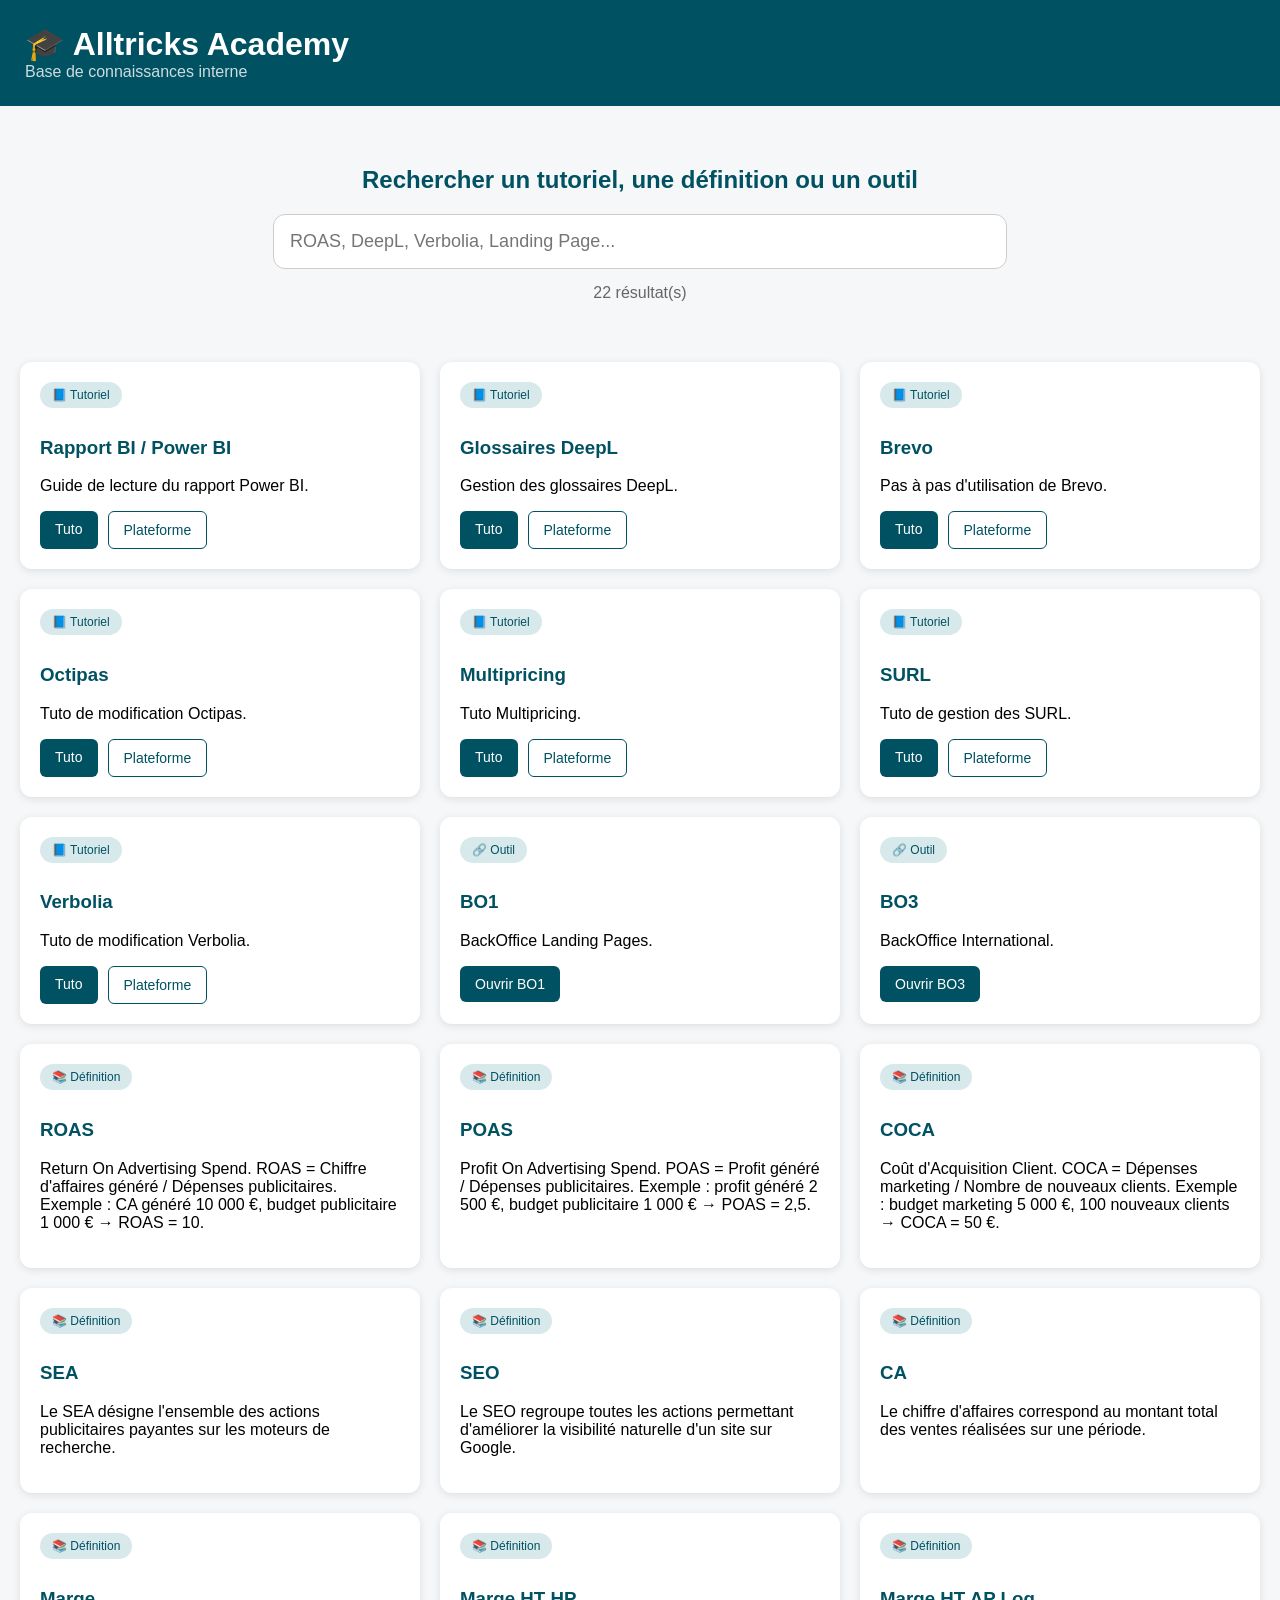
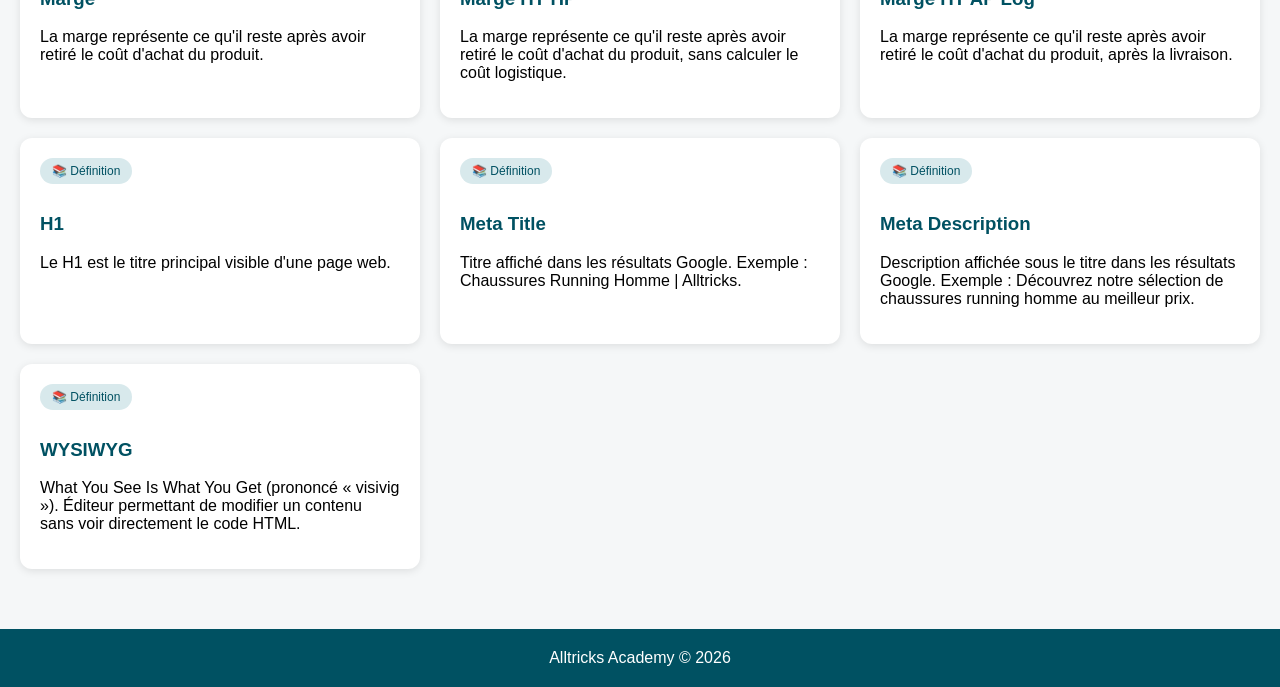
<file: index.html>
<!DOCTYPE html>
<html lang="fr">
<head>
<meta charset="UTF-8">
<meta name="viewport" content="width=device-width, initial-scale=1.0">
<title>Alltricks Academy</title>
<link rel="stylesheet" href="style.css">
</head>
<body>
<header>
    <div class="logo">
        🎓 Alltricks Academy
    </div>
    <div class="subtitle">
        Base de connaissances interne
    </div>
</header>
<section class="hero">
<h1>Rechercher un tutoriel, une définition ou un outil</h1>
<input
type="text"
id="search"
placeholder="ROAS, DeepL, Verbolia, Landing Page..."
>
<div id="counter"></div>
</section>
<div id="cards" class="cards"></div>
<footer>
Alltricks Academy © 2026
</footer>
<script src="academy.js"></script>
</body>
</html>
</file>
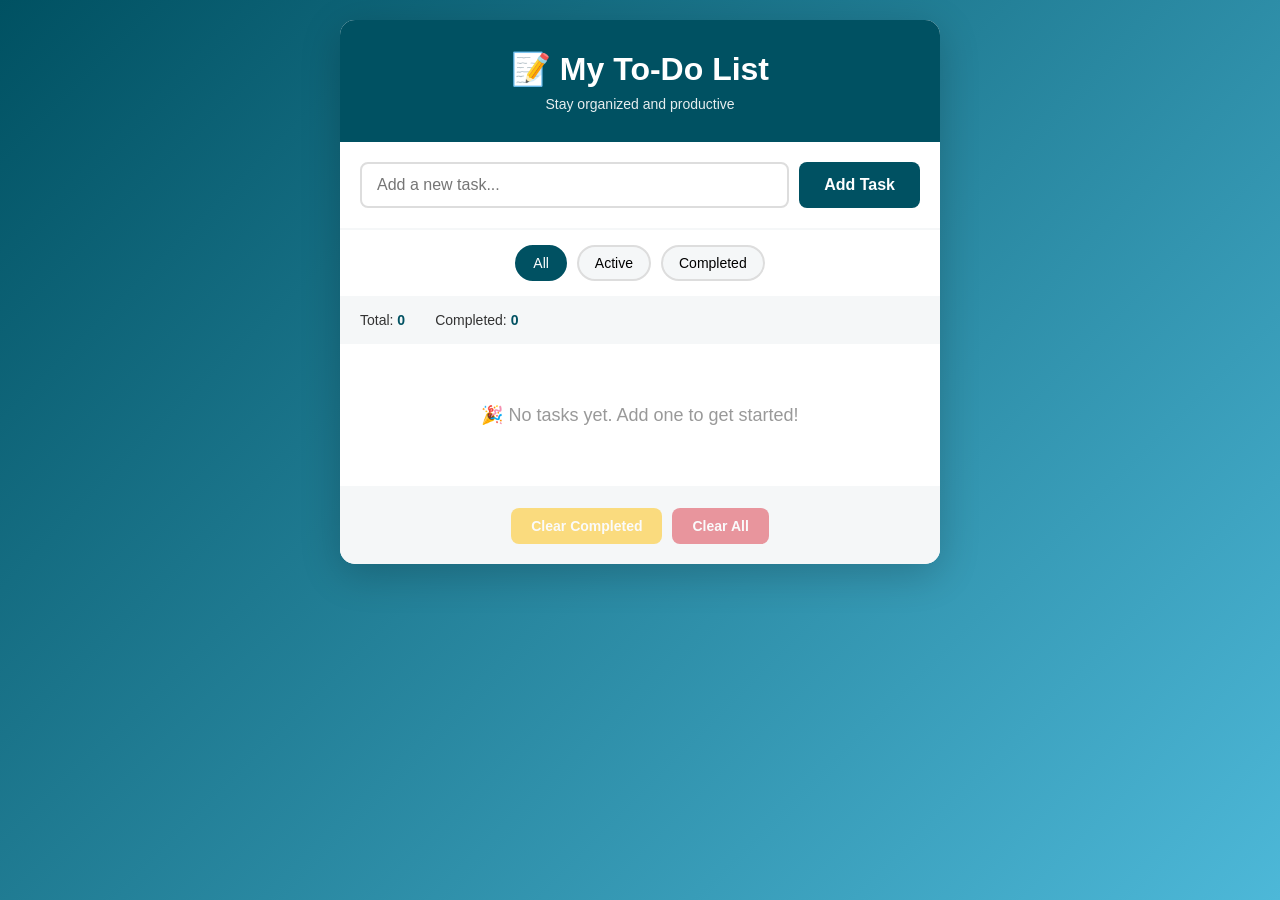
<file: todo.html>
<!DOCTYPE html>
<html lang="en">
<head>
    <meta charset="UTF-8">
    <meta name="viewport" content="width=device-width, initial-scale=1.0">
    <title>To-Do List App</title>
    <link rel="stylesheet" href="todo-style.css">
</head>
<body>
    <div class="container">
        <div class="todo-app">
            <header>
                <h1>📝 My To-Do List</h1>
                <p class="subtitle">Stay organized and productive</p>
            </header>

            <div class="input-section">
                <input 
                    type="text" 
                    id="todoInput" 
                    placeholder="Add a new task..."
                    class="input-field"
                >
                <button id="addBtn" class="add-btn">Add Task</button>
            </div>

            <div class="filter-section">
                <button class="filter-btn active" data-filter="all">All</button>
                <button class="filter-btn" data-filter="active">Active</button>
                <button class="filter-btn" data-filter="completed">Completed</button>
            </div>

            <div class="stats">
                <span>Total: <strong id="totalCount">0</strong></span>
                <span>Completed: <strong id="completedCount">0</strong></span>
            </div>

            <ul id="todoList" class="todo-list"></ul>

            <div class="empty-state" id="emptyState">
                <p>🎉 No tasks yet. Add one to get started!</p>
            </div>

            <div class="actions">
                <button id="clearCompletedBtn" class="clear-btn">Clear Completed</button>
                <button id="clearAllBtn" class="clear-all-btn">Clear All</button>
            </div>
        </div>
    </div>

    <script src="todo.js"></script>
</body>
</html>
</file>
<file: style.css>
:root{
    --primary:#005162;
    --bg:#f5f7f8;
}
body{
    margin:0;
    background:var(--bg);
    font-family:"Segoe UI",sans-serif;
}
header{
    background:var(--primary);
    color:white;
    padding:25px;
}
.logo{
    font-size:32px;
    font-weight:bold;
}
.subtitle{
    opacity:.8;
}
.hero{
    text-align:center;
    padding:40px;
}
.hero h1{
    color:var(--primary);
}
#search{
    width:80%;
    max-width:700px;
    padding:16px;
    font-size:18px;
    border-radius:12px;
    border:1px solid #ccc;
}
#counter{
    margin-top:15px;
    color:#666;
}
.cards{
    display:grid;
    grid-template-columns:repeat(auto-fill,minmax(350px,1fr));
    gap:20px;
    padding:20px;
}
.card{
    background:white;
    padding:20px;
    border-radius:12px;
    box-shadow:0 2px 8px rgba(0,0,0,.1);
}
.card h3{
    color:var(--primary);
}
.badge{
    display:inline-block;
    background:#d8e9ec;
    color:var(--primary);
    padding:6px 12px;
    border-radius:25px;
    font-size:12px;
    margin-bottom:10px;
}
.card-actions{
    display:flex;
    flex-wrap:wrap;
    gap:10px;
    margin-top:10px;
}
.btn{
    display:inline-block;
    padding:10px 15px;
    background:var(--primary);
    color:white;
    text-decoration:none;
    border-radius:6px;
    font-size:14px;
}
.btn-alt{
    background:white;
    color:var(--primary);
    border:1px solid var(--primary);
}
footer{
    margin-top:40px;
    background:var(--primary);
    color:white;
    text-align:center;
    padding:20px;
}
</file>
<file: todo-style.css>
:root {
    --primary: #005162;
    --secondary: #4db8d8;
    --success: #28a745;
    --danger: #dc3545;
    --warning: #ffc107;
    --light: #f5f7f8;
    --dark: #333;
    --border: #ddd;
}

* {
    margin: 0;
    padding: 0;
    box-sizing: border-box;
}

body {
    font-family: 'Segoe UI', Tahoma, Geneva, Verdana, sans-serif;
    background: linear-gradient(135deg, var(--primary) 0%, var(--secondary) 100%);
    min-height: 100vh;
    padding: 20px;
}

.container {
    max-width: 600px;
    margin: 0 auto;
}

.todo-app {
    background: white;
    border-radius: 15px;
    box-shadow: 0 10px 40px rgba(0, 0, 0, 0.2);
    overflow: hidden;
}

header {
    background: var(--primary);
    color: white;
    padding: 30px 20px;
    text-align: center;
}

header h1 {
    font-size: 32px;
    margin-bottom: 8px;
}

.subtitle {
    opacity: 0.9;
    font-size: 14px;
}

.input-section {
    padding: 20px;
    border-bottom: 2px solid var(--light);
    display: flex;
    gap: 10px;
}

.input-field {
    flex: 1;
    padding: 12px 15px;
    border: 2px solid var(--border);
    border-radius: 8px;
    font-size: 16px;
    transition: border-color 0.3s;
}

.input-field:focus {
    outline: none;
    border-color: var(--primary);
    box-shadow: 0 0 0 3px rgba(0, 81, 98, 0.1);
}

.add-btn {
    padding: 12px 25px;
    background: var(--primary);
    color: white;
    border: none;
    border-radius: 8px;
    font-size: 16px;
    font-weight: 600;
    cursor: pointer;
    transition: background 0.3s, transform 0.2s;
}

.add-btn:hover {
    background: #003d4a;
    transform: translateY(-2px);
}

.add-btn:active {
    transform: translateY(0);
}

.filter-section {
    padding: 15px 20px;
    display: flex;
    gap: 10px;
    justify-content: center;
    border-bottom: 1px solid var(--light);
}

.filter-btn {
    padding: 8px 16px;
    background: var(--light);
    border: 2px solid var(--border);
    border-radius: 20px;
    cursor: pointer;
    font-size: 14px;
    font-weight: 500;
    transition: all 0.3s;
}

.filter-btn:hover {
    border-color: var(--primary);
}

.filter-btn.active {
    background: var(--primary);
    color: white;
    border-color: var(--primary);
}

.stats {
    padding: 15px 20px;
    display: flex;
    gap: 30px;
    font-size: 14px;
    color: var(--dark);
    border-bottom: 1px solid var(--light);
    background: var(--light);
}

.stats strong {
    color: var(--primary);
    font-weight: 700;
}

.todo-list {
    list-style: none;
    padding: 0;
    max-height: 400px;
    overflow-y: auto;
}

.todo-list::-webkit-scrollbar {
    width: 6px;
}

.todo-list::-webkit-scrollbar-track {
    background: var(--light);
}

.todo-list::-webkit-scrollbar-thumb {
    background: var(--secondary);
    border-radius: 3px;
}

.todo-item {
    padding: 15px 20px;
    border-bottom: 1px solid var(--light);
    display: flex;
    align-items: center;
    gap: 12px;
    transition: background 0.3s;
}

.todo-item:hover {
    background: var(--light);
}

.todo-item.completed .todo-text {
    text-decoration: line-through;
    color: #999;
}

.todo-checkbox {
    width: 22px;
    height: 22px;
    cursor: pointer;
    accent-color: var(--success);
}

.todo-text {
    flex: 1;
    font-size: 16px;
    color: var(--dark);
    word-break: break-word;
}

.todo-priority {
    padding: 4px 8px;
    border-radius: 4px;
    font-size: 12px;
    font-weight: 600;
    text-transform: uppercase;
}

.priority-high {
    background: #ffebee;
    color: var(--danger);
}

.priority-medium {
    background: #fff3e0;
    color: var(--warning);
}

.priority-low {
    background: #e8f5e9;
    color: var(--success);
}

.delete-btn {
    padding: 6px 12px;
    background: var(--danger);
    color: white;
    border: none;
    border-radius: 5px;
    cursor: pointer;
    font-size: 12px;
    transition: background 0.3s;
}

.delete-btn:hover {
    background: #c82333;
}

.empty-state {
    padding: 60px 20px;
    text-align: center;
    font-size: 18px;
    color: #999;
    display: none;
}

.empty-state.show {
    display: block;
}

.actions {
    padding: 20px;
    display: flex;
    gap: 10px;
    justify-content: center;
    border-top: 2px solid var(--light);
    background: var(--light);
}

.clear-btn,
.clear-all-btn {
    padding: 10px 20px;
    border: none;
    border-radius: 8px;
    cursor: pointer;
    font-size: 14px;
    font-weight: 600;
    transition: all 0.3s;
}

.clear-btn {
    background: #ffc107;
    color: white;
}

.clear-btn:hover {
    background: #e0a800;
}

.clear-all-btn {
    background: var(--danger);
    color: white;
}

.clear-all-btn:hover {
    background: #c82333;
}

.clear-btn:disabled,
.clear-all-btn:disabled {
    opacity: 0.5;
    cursor: not-allowed;
}

@media (max-width: 600px) {
    header h1 {
        font-size: 24px;
    }

    .input-section {
        flex-direction: column;
    }

    .add-btn {
        width: 100%;
    }

    .filter-section {
        flex-wrap: wrap;
    }

    .stats {
        flex-direction: column;
        gap: 10px;
    }

    .actions {
        flex-direction: column;
    }

    .clear-btn,
    .clear-all-btn {
        width: 100%;
    }
}
</file>
